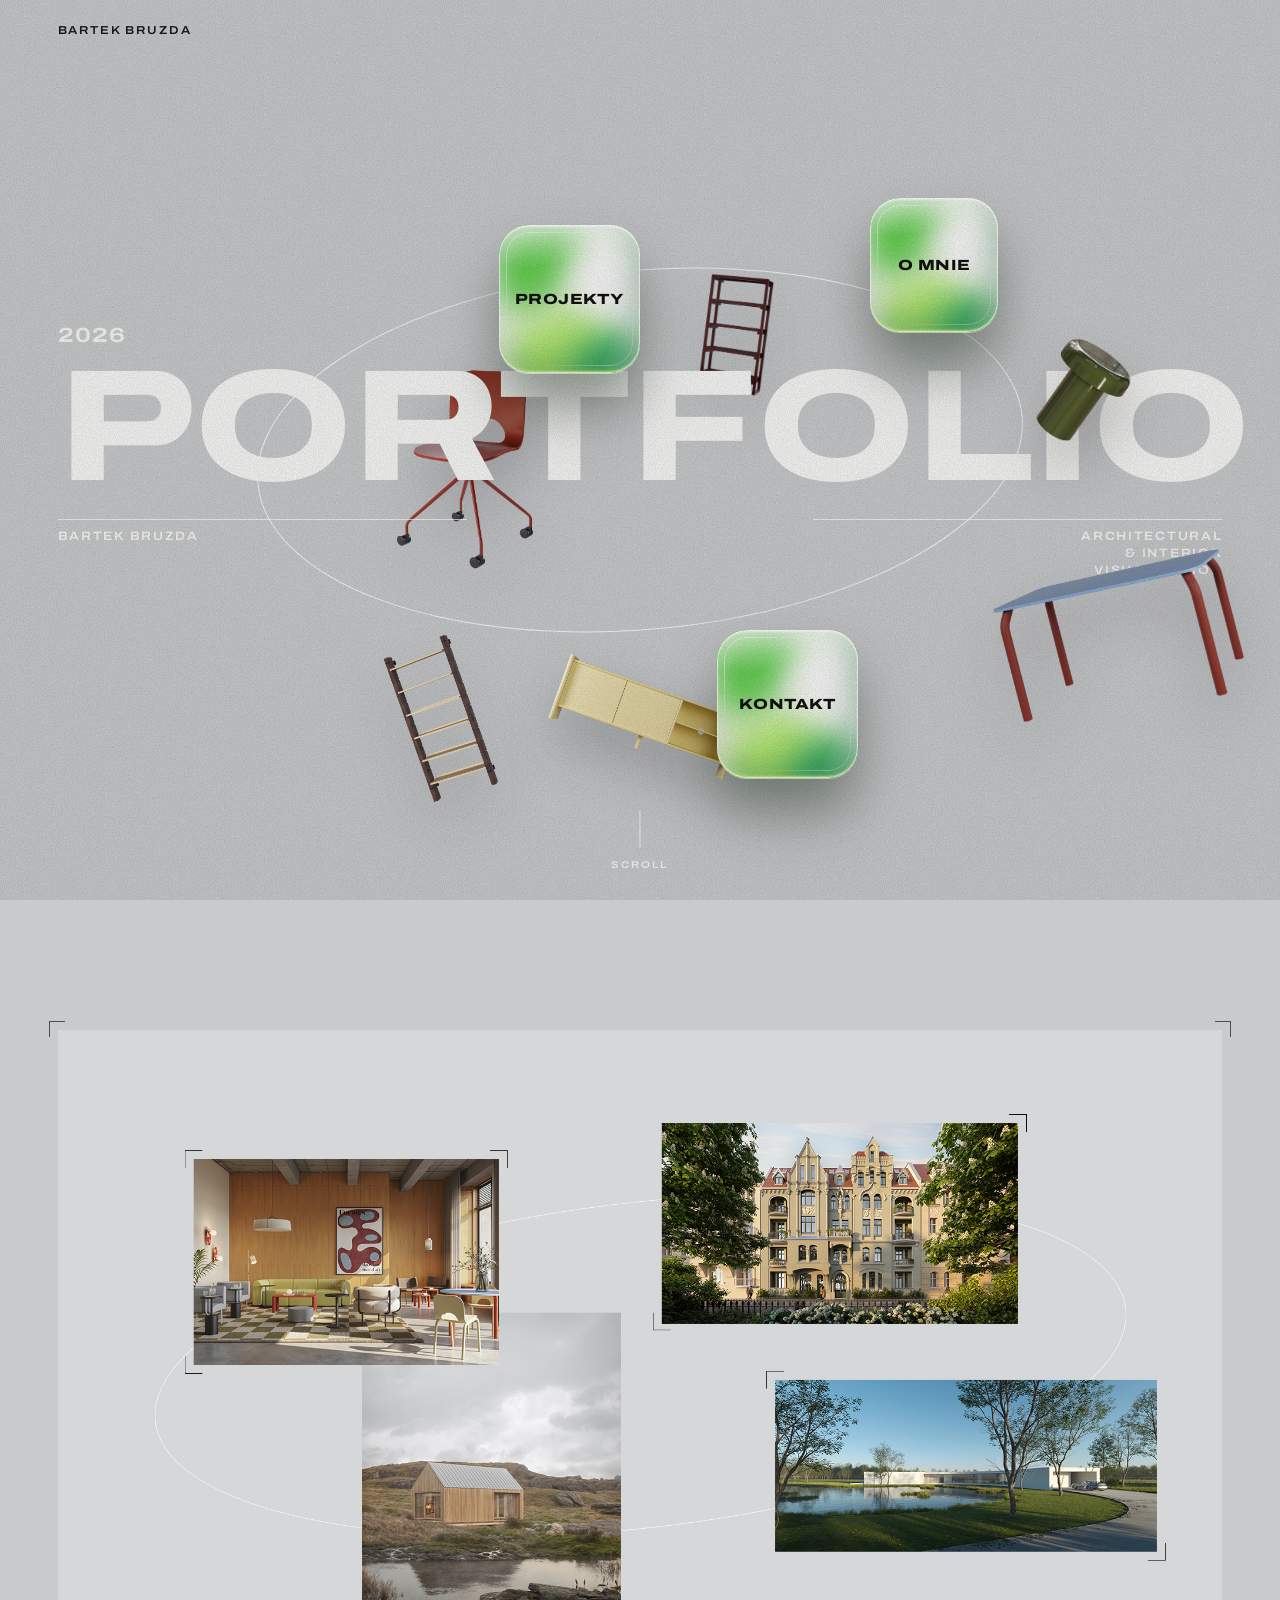
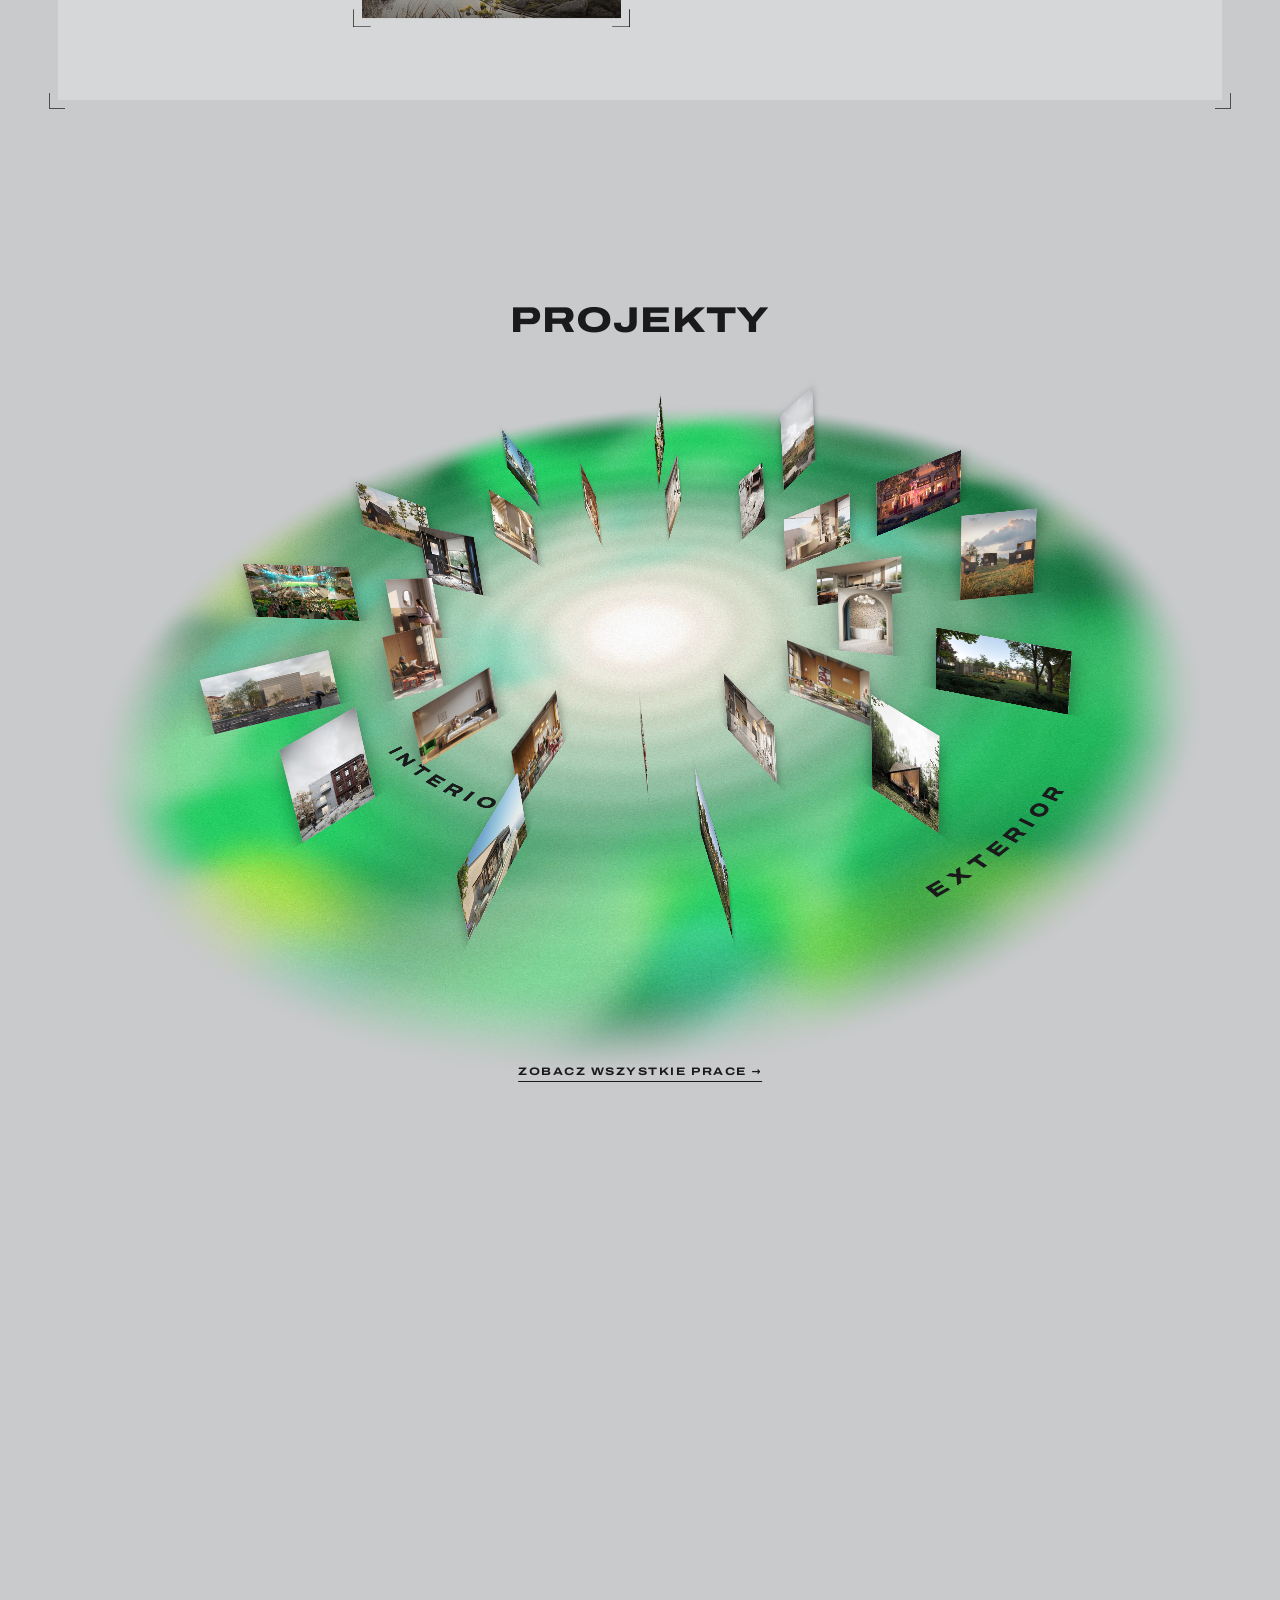
<file: portfolio-v2/index.html>
<!DOCTYPE html>
<html lang="pl">
<head>
  <meta charset="UTF-8">
  <meta name="viewport" content="width=device-width, initial-scale=1">
  <meta name="robots" content="noindex">
  <title>BB visual</title>
  <link rel="icon" type="image/png" href="media/favicon.png">
  <link rel="stylesheet" href="style.css">
  <link rel="stylesheet" href="projekty/projekty.css">
</head>
<body>

  <!-- Nawigacja -->
  <header class="nav">
    <a class="nav-logo" href="#start">BARTEK BRUZDA</a>
    <nav class="nav-links">
      <a href="#projekty">Projekty</a>
      <a href="#kontakt">Kontakt</a>
    </nav>
  </header>

  <!-- HERO -->
  <section class="hero" id="start">

    <!-- Miejsce na wizualizację / wideo showreel.
         Później: <video class="hero-video" src="media/hero.mp4" autoplay muted loop playsinline></video> -->
    <div class="hero-visual">
      <span class="ring"></span>
      <!-- Tu lądują Twoje packshoty (PNG z przezroczystym tłem) z folderu media/.
           Podmień nazwę pliku w src i opis w alt. data-depth = siła ruchu za myszką. -->
      <img class="shape p1" src="media/hero-1.png" alt="Łóżko"           data-depth="0.6">
      <img class="shape p2" src="media/hero-2.png" alt="Łóżko z pojemnikiem" data-depth="1.2">
      <img class="shape p3" src="media/hero-3.png" alt="Regał"           data-depth="0.8">
      <img class="shape p4" src="media/hero-4.png" alt="Krzesło"         data-depth="1.5">
      <img class="shape p5" src="media/hero-5.png" alt="Stolik"          data-depth="1.0">
      <img class="shape p6" src="media/hero-6.png" alt="Ławka"           data-depth="0.7">
      <a class="shape box b1" href="#projekty" data-depth="1.1"><span class="noise"><i></i><i></i><i></i><i></i></span><span class="box-label">PROJEKTY</span></a>
      <a class="shape box b2" href="#o-mnie"   data-depth="0.9"><span class="noise"><i></i><i></i><i></i><i></i></span><span class="box-label">O MNIE</span></a>
      <a class="shape box b3" href="#kontakt"  data-depth="1.3"><span class="noise"><i></i><i></i><i></i><i></i></span><span class="box-label">KONTAKT</span></a>

    </div>

    <div class="hero-copy">
      <p class="hero-year">2026</p>
      <h1 class="hero-title">PORTFOLIO</h1>
      <div class="hero-meta-row">
        <div class="hero-meta">
          <span class="hairline"></span>
          <p>BARTEK BRUZDA</p>
        </div>
        <div class="hero-meta hero-meta-right">
          <span class="hairline"></span>
          <p>ARCHITECTURAL<br>&amp; INTERIOR<br>VISUALIZATION</p>
        </div>
      </div>
    </div>
     <p class="scroll-hint" aria-hidden="true"><span class="scroll-line"></span>SCROLL</p>
  </section>
 <!-- SHOWREEL (bez tytułu). Podmień media/showreel.mp4 na swój plik. -->
  <section class="reel" id="reel">
    <div class="reel-panel">
      <span class="crop tl"></span><span class="crop tr"></span>
      <span class="crop bl"></span><span class="crop br"></span>
      <video class="reel-video" src="media/showreel.mp4" poster="media/showreel-poster.jpg"
             autoplay muted loop playsinline preload="metadata"></video>
    </div>
  </section>

  <!-- PROJEKTY: karuzela 3D -->
<!-- ===== SEKCJA PROJEKTY (karuzela 3D) – wklej w miejsce starej karuzeli CONTENT ===== -->
<section class="rs-section" id="projekty">
  <h2 class="section-title reveal">PROJEKTY</h2>

  <div class="rs-stage" id="rs-stage">
    <div class="rs-scene">
      <div class="rs-world" id="rs-world">
        <div class="rs-floor">
          <div class="rs-tex"></div>
          <svg class="rs-floor-labels" viewBox="-1053 -1053 2106 2106" aria-hidden="true">
            <defs>
              <path id="rs-pathInt" d="M -548 0 A 548 548 0 0 0 548 0"/>
              <path id="rs-pathExt" d="M -868 0 A 868 868 0 0 0 868 0"/>
            </defs>
            <text><textPath href="#rs-pathInt" startOffset="29%" text-anchor="middle">INTERIOR</textPath></text>
            <text><textPath href="#rs-pathExt" startOffset="73%" text-anchor="middle">EXTERIOR</textPath></text>
          </svg>
        </div>
        <div class="rs-ring" id="rs-ring-exterior"></div>
        <div class="rs-ring" id="rs-ring-interior"></div>
      </div>
    </div>
  </div>

  <p class="rs-caption" id="rs-caption"></p>
  <a class="rs-all" href="#">ZOBACZ WSZYSTKIE PRACE →</a>

  <div class="rs-lightbox" id="rs-lightbox" hidden>
    <button class="rs-lb-close" id="rs-lbClose" type="button">ZAMKNIJ ✕</button>
    <button class="rs-lb-arrow rs-lb-prev" id="rs-lbPrev" type="button" aria-label="Poprzednie">‹</button>
    <img class="rs-lb-img" id="rs-lbImg" alt="">
    <button class="rs-lb-arrow rs-lb-next" id="rs-lbNext" type="button" aria-label="Następne">›</button>
    <p class="rs-lb-cap" id="rs-lbCap"></p>
  </div>
</section>
<!-- ===== KONIEC SEKCJI PROJEKTY ===== -->

  <!-- O MNIE -->
<section class="about" id="o-mnie">
  <div class="about-inner">
    <h2 class="section-title about-title reveal">O MNIE</h2>

    <figure class="about-photo reveal">
      <img src="media/o-mnie.png" alt="Bartek">
    </figure>

    <p class="about-text reveal">
      Jestem architektem i grafikiem z ponad 6-letnim doświadczeniem w tworzeniu wizualizacji i animacji 3D. W trakcie swojej przygody z grafiką miałem okazję pracować między innymi przy dużych projektach animacyjnych dla bliskowschodnich konsorcjów oraz przy wizualizacjach aranżacyjnych i produktowych dla marek wnętrzarskich z Polski, Wielkiej Brytanii czy Skandynawii. W swojej pracy odpowiadałem za cały proces powstawania projektu, od koncepcji po finalny render. Modelowanie, oświetlenie czy postprodukcja nie mają dla mnie tajemnic. Ostatnio aktywnie rozwijam warsztat o nowe narzędzia AI, łącząc je z klasycznym CGI i starając się nie stracić ludzkiego wymiaru w tworzonych pracach.
    </p>

    <div class="about-text about-text-2 reveal">
      <h3 class="about-sub">O mnie, ale luźniej…</h3>
      <p>Pochodzę znad morza, ale od 10 lat mieszkam w Poznaniu. Lubię sport – trenuję boks, grywam w tenisa, oglądam piłkę. Uwielbiam design w każdej postaci: tej do oglądania, czytania lub po prostu doświadczania. Sztuka inspiruje mnie i zachwyca w każdej skali, od miast zaprojektowanych z myślą o ludziach, przez piękną architekturę, po przedmioty codziennego użytku.</p>
    </div>
  </div>
</section>

  <!-- KONTAKT -->
  <footer class="footer" id="kontakt">
    <h2 class="section-title reveal">KONTAKT</h2>
    <p class="footer-mail reveal">bartek-bruzda@wp.pl</p>
    <p class="footer-small reveal">tel. +512 231 988</p>
    <p class="footer-small reveal">Poznań, Polska</p>
<ul class="about-social footer-social reveal">
    <li><a href="https://www.behance.net/bartekbruzda" target="_blank" rel="noopener" aria-label="Behance">
      <svg viewBox="0 0 24 24" fill="none" stroke="currentColor" stroke-width="1.6" stroke-linecap="round" stroke-linejoin="round"><path d="M3 7h4.8a2.4 2.4 0 0 1 0 4.8H3M3 11.8h5.3a2.6 2.6 0 0 1 0 5.2H3M3 7v10M14 7.5h6M14 13.5h6.2a3.1 3.1 0 1 0-.9 2.5"/></svg>
    </a></li>
    <li><a href="https://www.linkedin.com/in/bartek-bruzda-5a3670182/" target="_blank" rel="noopener" aria-label="LinkedIn">
      <svg viewBox="0 0 24 24" fill="none" stroke="currentColor" stroke-width="1.6" stroke-linecap="round" stroke-linejoin="round"><rect x="3" y="3" width="18" height="18" rx="3"/><path d="M8 10.5V16M11.5 16v-5.5M11.5 13c0-1.5 1-2.5 2.4-2.5s2.1 1 2.1 2.6V16"/><circle cx="8" cy="7.8" r=".7" fill="currentColor"/></svg>
    </a></li>
    <li><a href="https://www.instagram.com/bart.render" target="_blank" rel="noopener" aria-label="Instagram">
      <svg viewBox="0 0 24 24" fill="none" stroke="currentColor" stroke-width="1.6"><rect x="3" y="3" width="18" height="18" rx="5"/><circle cx="12" cy="12" r="4"/><circle cx="17.2" cy="6.8" r=".7" fill="currentColor"/></svg>
    </a></li>
  </ul>
</footer>

  <script src="script.js"></script>
  <script src="projekty/projekty.js"></script>
</body>
</html>
</file>
<file: portfolio-v2/style.css>
/* ==========================================================
   FONT (lokalny, działa bez internetu)
   Archivo – zmienny krój z osią szerokości (wdth) i grubości (wght)
   ========================================================== */
@font-face {
  font-family: "Archivo";
  src: url("fonts/archivo-latin-ext-wdth-normal.woff2") format("woff2");
  font-weight: 100 900;
  font-stretch: 62% 125%;
  font-display: swap;
  unicode-range: U+0100-02BA, U+02BD-02C5, U+02C7-02CC, U+02CE-02D7, U+02DD-02FF, U+0304, U+0308, U+0329, U+1D00-1DBF, U+1E00-1E9F, U+1EF2-1EFF, U+2020, U+20A0-20AB, U+20AD-20C0, U+2113, U+2C60-2C7F, U+A720-A7FF;
}
@font-face {
  font-family: "Archivo";
  src: url("fonts/archivo-latin-wdth-normal.woff2") format("woff2");
  font-weight: 100 900;
  font-stretch: 62% 125%;
  font-display: swap;
  unicode-range: U+0000-00FF, U+0131, U+0152-0153, U+02BB-02BC, U+02C6, U+02DA, U+02DC, U+0304, U+0308, U+0329, U+2000-206F, U+20AC, U+2122, U+2191, U+2193, U+2212, U+2215, U+FEFF, U+FFFD;
}

/* ==========================================================
   ZMIENNE – tu najłatwiej zmieniasz kolory i charakter strony
   ========================================================== */
:root {
  --bg: #c9cacc;          /* tło strony: chłodna jasna szarość */
  --bg-panel: #d6d7d9;    /* tło panelu z projektami */
  --ink: #1a1a1c;         /* kolor tekstu */
  --ink-soft: rgba(26, 26, 28, 0.58);
  --white: #f7f7f5;
  --pad: clamp(20px, 4.5vw, 72px);
}

* { box-sizing: border-box; }
html { scroll-behavior: smooth; }

body {
  margin: 0;
  background: var(--bg);
  color: var(--ink);
  font-family: "Archivo", system-ui, -apple-system, "Segoe UI", sans-serif;
  line-height: 1.4;
  -webkit-font-smoothing: antialiased;
  overflow-x: hidden;
}

/* Delikatne ziarno na całej stronie */
body::before {
  content: "";
  position: fixed;
  inset: 0;
  z-index: 100;
  pointer-events: none;
  opacity: 0.3;
  mix-blend-mode: multiply;
  background-image: url("data:image/svg+xml,%3Csvg xmlns='http://www.w3.org/2000/svg' width='220' height='220'%3E%3Cfilter id='n'%3E%3CfeTurbulence type='fractalNoise' baseFrequency='.9' numOctaves='2' stitchTiles='stitch'/%3E%3CfeColorMatrix values='0 0 0 0 0 0 0 0 0 0 0 0 0 0 0 0 0 0 .55 0'/%3E%3C/filter%3E%3Crect width='100%25' height='100%25' filter='url(%23n)'/%3E%3C/svg%3E");
}

/* ==========================================================
   NAWIGACJA
   ========================================================== */
.nav {
  position: fixed;
  inset: 0 0 auto 0;
  z-index: 50;
  display: flex;
  justify-content: space-between;
  align-items: center;
  padding: 22px var(--pad);
  font-size: 0.72rem;
  font-weight: 600;
  font-stretch: 112%;
  letter-spacing: 0.16em;
  text-transform: uppercase;
}
.nav a { color: var(--ink); text-decoration: none; transition: opacity 0.3s; }
.nav a:hover { opacity: 0.5; }
.nav-links a { margin-left: 28px; }

/* ==========================================================
   HERO
   ========================================================== */
.hero {
  position: relative;
  min-height: 100svh;
  display: grid;
  place-items: center;
  overflow: hidden;
}

/* Warstwa z packshotami (cała powierzchnia hero, bez własnej warstwy,
   żeby część mebli mogła być PRZED napisem, a część ZA nim) */
.hero-visual { position: absolute; inset: 0; pointer-events: none; }

.shape {
  position: absolute;
  height: auto;
  pointer-events: auto;
  will-change: transform;
  filter: drop-shadow(0 28px 28px rgba(0, 0, 0, 0.22));
  animation: float 9s ease-in-out infinite;
  /* "szturchnięcie": obrót ustawia script.js przez style.rotate */
  transition: rotate 1.1s cubic-bezier(.34, 1.56, .64, 1);
  user-select: none;
  -webkit-user-drag: none;
}
@keyframes float {
  0%, 100% { translate: -50% -50%; }
  50%      { translate: -50% calc(-50% - 12px); }
}

/* Elipsa, po której "krążą" meble (środek w 50% / 50% ekranu) */
.ring {
  position: absolute;
  left: 50%; top: 50%;
  width: 60%; height: 40%;
  border: 1.5px solid rgba(255, 255, 255, 0.85);
  border-radius: 50%;
  rotate: -5deg;
  translate: -50% -50%;
  z-index: 1;
}

/* Pozycje: left/top to ŚRODEK mebla leżący na elipsie, width to jego wielkość.
   Przesuwasz po elipsie zmieniając left/top, z-index: 1 = za napisem, 3 = przed napisem */
.p1 { left: 24%; top: 40%; width: 25vw;  z-index: 1; }
.p2 { left: 76%; top: 60%; width: 23vw;  z-index: 3; }
.p3 { left: 50%; top: 30%; width: 15vw;   z-index: 1; }
.p4 { left: 76%; top: 35%; width: 17vw;  z-index: 3; }
.p5 { left: 24%; top: 70%; width: 21vw;  z-index: 3; }
.p6 { left: 40%; top: 70%; width: 21vw;  z-index: 3; }

/* Cienkie kwadratowe ramki (detal graficzny) */
.frame { position: absolute; border: 1px solid rgba(255, 255, 255, 0.9); z-index: 4; }
.f1 { left: 33%; top: 24%; width: 7vw;  aspect-ratio: 1; }
.f2 { left: 57%; top: 62%; width: 11vw; aspect-ratio: 1.3; }
.f3 { left: 80%; top: 24%; width: 5vw;  aspect-ratio: 1; }

/* Napisy */
.hero-copy {
  position: relative;
  z-index: 2;
  width: calc(100% - 2 * var(--pad));
  max-width: 1500px;
  pointer-events: none;
}
.hero-year {
  margin: 0 0 0.4rem;
  font-size: clamp(0.9rem, 1.6vw, 1.4rem);
  font-weight: 700;
  font-stretch: 125%;
  letter-spacing: 0.06em;
  color: var(--white);
}
.hero-title {
  margin: 0;
  font-size: clamp(2.8rem, 12.4vw, 13.5rem);
  font-weight: 800;
  font-stretch: 125%;
  line-height: 0.9;
  letter-spacing: -0.01em;
  color: var(--white);
  white-space: nowrap;
}
.hero-meta-row {
  display: flex;
  justify-content: space-between;
  align-items: flex-start;
  margin-top: 1.2rem;
}
.hero-meta { font-size: clamp(0.62rem, 0.95vw, 0.85rem); font-weight: 600; font-stretch: 112%; letter-spacing: 0.14em; color: var(--white); }
.hero-meta p { margin: 8px 0 0; }
.hero-meta-right { text-align: right; }
.hairline { display: block; height: 1px; width: min(32vw, 420px); background: rgba(255,255,255,.7); }
.hero-meta-right .hairline { margin-left: auto; }

/* Napis "SCROLL" na dole hero */
.scroll-hint {
  position: absolute;
  left: 50%; bottom: 28px;
  transform: translateX(-50%);
  z-index: 2;
  margin: 0;
  display: flex; flex-direction: column; align-items: center; gap: 10px;
  font-size: 0.62rem; font-weight: 600; font-stretch: 112%;
  letter-spacing: 0.22em;
  color: var(--white);
  pointer-events: none;
}
.scroll-line { width: 1px; height: 38px; background: rgba(255,255,255,.8); transform-origin: top; animation: scrollline 2.2s ease-in-out infinite; }
@keyframes scrollline { 0% { transform: scaleY(0); } 50% { transform: scaleY(1); } 100% { transform: scaleY(1); opacity: 0; } }

/* ==========================================================
   SHOWREEL – wideo w ramce z narożnikami
   ========================================================== */
.reel {
  min-height: 100svh;
  display: grid;
  place-items: center;
  padding: 90px var(--pad) 60px;
}
.reel-panel {
  position: relative;
  background: var(--bg-panel);
  padding: clamp(10px, 1.4vw, 22px);
  /* największe możliwe 16:9, które mieści się na ekranie */
  width: min(100%, calc((100svh - 190px) * 16 / 9 + 2 * clamp(10px, 1.4vw, 22px)));
}
.reel-video { display: block; width: 100%; aspect-ratio: 16 / 9; object-fit: cover; background: #b5b7ba; }

/* ==========================================================
   SPIS PROJEKTÓW
   ========================================================== */
.content { padding: 14vh var(--pad) 12vh; }

.section-title {
  margin: 0 0 clamp(24px, 4vw, 48px);
  text-align: center;
  font-size: clamp(1.3rem, 2.8vw, 2.5rem);
  font-weight: 800;
  font-stretch: 125%;
  letter-spacing: 0.03em;
}

.panel {
  position: relative;
  background: var(--bg-panel);
  padding: clamp(24px, 3.2vw, 52px);
  max-width: 1500px;
  margin: 0 auto;
}

/* Znaczniki narożne panelu */
.crop { position: absolute; width: 16px; height: 16px; border: 0 solid var(--ink); opacity: .7; }
.crop.tl { left: -9px;  top: -9px;    border-left-width: 1px;  border-top-width: 1px; }
.crop.tr { right: -9px; top: -9px;    border-right-width: 1px; border-top-width: 1px; }
.crop.bl { left: -9px;  bottom: -9px; border-left-width: 1px;  border-bottom-width: 1px; }
.crop.br { right: -9px; bottom: -9px; border-right-width: 1px; border-bottom-width: 1px; }

.cards {
  display: grid;
  grid-template-columns: repeat(5, 1fr);
  gap: clamp(14px, 1.6vw, 26px);
}

.card { cursor: pointer; }
.card-num {
  position: relative;
  margin: 0 0 12px;
  padding-bottom: 6px;
  font-size: 0.82rem;
  font-weight: 800;
  font-stretch: 125%;
}
.card-num::after {
  content: "";
  position: absolute;
  left: 0; bottom: 0;
  width: 18px; height: 2px;
  background: var(--ink);
  transition: width 0.4s ease;
}
.card:hover .card-num::after { width: 34px; }

.card-thumb {
  position: relative;
  aspect-ratio: 3 / 4;
  overflow: hidden;
  background: #b5b7ba;
}
/* Zaślepka; po dodaniu zdjęć wstaw <img> do .card-thumb, a ::before znika */
.card-thumb::before {
  content: "";
  position: absolute;
  inset: 0;
  transition: transform 0.9s cubic-bezier(.2,.7,.2,1);
}
.card-thumb img, .card-thumb video {
  position: absolute; inset: 0;
  width: 100%; height: 100%;
  object-fit: cover;
  transition: transform 0.9s cubic-bezier(.2,.7,.2,1);
}
.card:hover .card-thumb::before,
.card:hover .card-thumb img,
.card:hover .card-thumb video { transform: scale(1.06); }

.t1::before { background: linear-gradient(160deg, #cdd5de, #7d8ea3 60%, #3c4a5e); }
.t2::before { background: linear-gradient(160deg, #e9ece4, #a7b58b 55%, #4f6138); }
.t3::before { background: linear-gradient(160deg, #e3e6ea, #9fb4c4 55%, #546a7c); }
.t4::before { background: linear-gradient(160deg, #e8d9c5, #c99a62 55%, #6e4a22); }
.t5::before { background: linear-gradient(160deg, #cfd3d8, #6f93b8 55%, #1f3f66); }

.card h3 {
  margin: 14px 0 2px;
  font-size: clamp(0.78rem, 1vw, 0.95rem);
  font-weight: 700;
  font-stretch: 112%;
}
.card-sub, .card-meta {
  margin: 0;
  font-size: clamp(0.62rem, 0.78vw, 0.74rem);
  color: var(--ink-soft);
}
.card-meta { margin-top: 6px; font-size: clamp(0.58rem, 0.7vw, 0.68rem); }

/* ==========================================================
   KONTAKT
   ========================================================== */
.footer { padding: 6vh var(--pad) 10vh; text-align: center; }
.footer-mail {
  margin: 0;
  font-size: clamp(1.4rem, 4.4vw, 3.6rem);
  font-weight: 800;
  font-stretch: 125%;
}
.footer-small {
  margin: 14px 0 0;
  font-size: 0.72rem;
  font-weight: 600;
  font-stretch: 112%;
  letter-spacing: 0.16em;
  text-transform: uppercase;
  color: var(--ink-soft);
}

/* ==========================================================
   POJAWIANIE SIĘ PRZY PRZEWIJANIU
   ========================================================== */
.reveal {
  opacity: 0;
  transform: translateY(36px);
  transition: opacity 0.9s ease, transform 0.9s cubic-bezier(.2,.7,.2,1);
  transition-delay: calc(var(--i, 0) * 90ms);
}
.reveal.visible { opacity: 1; transform: none; }

/* ==========================================================
   RESPONSYWNOŚĆ
   ========================================================== */
@media (max-width: 1000px) {
  .cards { grid-template-columns: repeat(3, 1fr); row-gap: 28px; }
}
@media (max-width: 640px) {
  .nav-links a { margin-left: 16px; }
  .hero-title { font-size: 11vw; }
  .ring { width: 92%; height: 30%; }
  .p1 { left: 20%; top: 40%; width: 30vw; }  .p2 { left: 68%; top: 65%; width: 28vw; }
  .p3 { left: 50%; top: 33%; width: 11vw; }  .p4 { left: 80%; top: 40%; width: 20vw; }
  .p5 { left: 22%; top: 60%; width: 14vw; }  .p6 { left: 48%; top: 66%; width: 26vw; }
  .cards { grid-template-columns: repeat(2, 1fr); }
  .cards .card:last-child { grid-column: span 2; }
  .cards .card:last-child .card-thumb { aspect-ratio: 16 / 10; }
}

@media (prefers-reduced-motion: reduce) {
  .shape { animation: none; }
  .reveal { transition: none; opacity: 1; transform: none; }
  html { scroll-behavior: auto; }
}

/* ==========================================================
   KURSOR – szklany, półprzezroczysty (glassmorphism)
   Włącza się tylko na urządzeniach z myszką (script.js dodaje .has-cursor)
   ========================================================== */
.cursor {
  position: fixed;
  left: 0; top: 0;
  z-index: 200;
  width: var(--cursor-size, 36px);
  height: var(--cursor-size, 36px);
  margin: calc(var(--cursor-size, 36px) / -2) 0 0 calc(var(--cursor-size, 36px) / -2);
  border-radius: 50%;
  pointer-events: none;
  opacity: 0;
  background: linear-gradient(135deg, rgba(255,255,255,.42), rgba(255,255,255,.08));
  border: 1px solid rgba(255,255,255,.75);
  box-shadow: inset 0 0 12px rgba(255,255,255,.35), 0 6px 24px rgba(0,0,0,.06);
  -webkit-backdrop-filter: blur(var(--cursor-blur, 7px)) saturate(1.2);
          backdrop-filter: blur(var(--cursor-blur, 7px)) saturate(1.2);
  transition: width .45s cubic-bezier(.2,.7,.2,1), height .45s cubic-bezier(.2,.7,.2,1),
              margin .45s cubic-bezier(.2,.7,.2,1), opacity .3s, -webkit-backdrop-filter .45s, backdrop-filter .45s;
}
.cursor.on    { opacity: 1; }
.cursor.hover { --cursor-size: 76px; --cursor-blur: 4px; }
.cursor.down  { --cursor-size: 34px; }

.has-cursor, .has-cursor a, .has-cursor .card { cursor: none; }

/* ==========================================================
   KARUZELA PROJEKTÓW (sekcja CONTENT)
   ========================================================== */
.carousel-head { display: flex; justify-content: flex-end; align-items: center; gap: 10px; margin: -8px 0 18px; }
.car-count { margin-right: 8px; font-size: 0.72rem; font-weight: 700; font-stretch: 125%; letter-spacing: 0.12em; font-variant-numeric: tabular-nums; }
.car-btn {
  width: 34px; height: 34px; padding: 0;
  display: grid; place-items: center;
  border-radius: 50%;
  border: 1px solid rgba(26, 26, 28, 0.45);
  background: transparent; color: var(--ink);
  cursor: pointer;
  transition: background .3s, color .3s, border-color .3s;
}
.car-btn:hover { background: var(--ink); color: var(--white); border-color: var(--ink); }
.has-cursor .car-btn { cursor: none; }

.carousel-viewport { overflow: hidden; touch-action: pan-y; }
.cards {
  --gap: clamp(14px, 1.6vw, 26px);
  --visible: 5;                      /* ile projektów widać naraz */
  display: flex;
  gap: var(--gap);
  will-change: transform;
}
.cards .card { flex: 0 0 calc((100% - (var(--visible) - 1) * var(--gap)) / var(--visible)); min-width: 0; }
.cards .card:last-child .card-thumb { aspect-ratio: 3 / 4; }
@media (max-width: 1000px) { .cards { --visible: 3; } }
@media (max-width: 640px)  { .cards { --visible: 2; } }

/* Zaślepki miniatur 06–09 (znikają, gdy wstawisz <img> do .card-thumb) */
.t6::before { background: linear-gradient(160deg, #e6e3dc, #b5a998 55%, #5d5246); }
.t7::before { background: linear-gradient(160deg, #d9dde0, #8fa0a8 55%, #3e5058); }
.t8::before { background: linear-gradient(160deg, #e9dfe0, #b98f93 55%, #5e3a40); }
.t9::before { background: linear-gradient(160deg, #d3d6d8, #868a90 55%, #34383e); }

/* ==========================================================
   BOXY-ZAKŁADKI w hero (szklane, z animowanym zielono-białym "noise")
   Korzystają z tych samych efektów co packshoty: unoszenie, ruch za myszką, szturchnięcie
   ========================================================== */
.box {
  display: grid; place-items: center;
  position: absolute;
  overflow: hidden;
  color: #111;
  text-decoration: none;
  z-index: 4;
  aspect-ratio: 1 / 1.05;
  border-radius: 30px;
  border: 0;
  background: linear-gradient(145deg, rgba(255,255,255,.26), rgba(255,255,255,.05) 45%, rgba(255,255,255,.14));
  -webkit-backdrop-filter: blur(14px) saturate(1.5);
          backdrop-filter: blur(14px) saturate(1.5);
  box-shadow: 0 1px 0 rgba(255,255,255,.6), 0 38px 52px -10px rgba(25,60,25,.3);   /* cień pod spodem */
  transition: rotate 1.1s cubic-bezier(.34, 1.56, .64, 1), scale .7s cubic-bezier(.2, .7, .2, 1);
}
.box:hover { scale: 1.08; }
.has-cursor .box { cursor: none; }

/* animowany, zapętlony "noise" w środku */
.noise { position: absolute; inset: 0; overflow: hidden; background: linear-gradient(160deg, #f4fbec, #d9f1c4); opacity: .92; }
.noise i {
  position: absolute; width: 78%; aspect-ratio: 1; border-radius: 50%;
  filter: blur(16px);
  animation: blob 9s ease-in-out infinite alternate;
}
.noise i:nth-child(1) { left: -22%; top: -18%; background: #5fd04a; animation-duration: 8s; }
.noise i:nth-child(2) { right: -26%; top: 6%;  background: #ffffff; animation-duration: 11s; animation-delay: -3s; }
.noise i:nth-child(3) { left: 8%;  bottom: -34%; background: #b6f06b; animation-duration: 10s; animation-delay: -5s; }
.noise i:nth-child(4) { right: -8%; bottom: -26%; background: #1fa862; width: 56%; animation-duration: 7s; animation-delay: -2s; opacity: .85; }
@keyframes blob {
  0%   { transform: translate(0, 0) scale(1); }
  33%  { transform: translate(28%, 22%) scale(1.15); }
  66%  { transform: translate(-18%, 34%) scale(.9); }
  100% { transform: translate(16%, -26%) scale(1.2); }
}
.box-label {
  position: relative; z-index: 1;
  font-size: clamp(0.78rem, 1.15vw, 1.15rem);
  font-weight: 800; font-stretch: 125%;
  letter-spacing: 0.04em;
}

/* Pozycje boxów (left/top = środek) i wielkość */
.b1 { left: 39%; top: 25%; width: 11vw; }
.b2 { left: 68%; top: 22%; width: 10vw; }
.b3 { left: 56%; top: 70%; width: 11vw; }
@media (max-width: 640px) {
  .b1 { left: 24%; top: 22%; width: 28vw; }
  .b2 { left: 78%; top: 19%; width: 26vw; }
  .b3 { left: 62%; top: 82%; width: 28vw; }
  .box-label { font-size: .72rem; }
}

/* Sekcja O MNIE (placeholder) */
.about { padding: 14vh var(--pad); }

/* ten sam kontener co .panel, więc lewa krawędź zdjęcia = lewa krawędź tabeli CONTENT */
.about-inner {
  max-width: 1500px;
  margin: 0 auto;
  display: grid;
  grid-template-columns: minmax(220px, 26vw) 1fr;   /* zdjęcie | tekst */
  grid-template-areas:
    ".     title"
    "photo text";
  column-gap: clamp(24px, 4vw, 64px);
  align-items: start;
}
.about-title { grid-area: title; text-align: left; margin: 0 0 clamp(24px, 3vw, 44px); }
.about-photo { grid-area: photo; margin: 0; }
.about-text {
  grid-area: text;
  margin: 2.5vw 0 0;
  max-width: 64ch;
  font-size: clamp(.72rem, .9vw, .85rem);
  font-weight: 600;
  font-stretch: 100%;
  letter-spacing: 0.12em;
  text-transform: uppercase;
  line-height: 2;
  text-align: justify;
  color: var(--ink-soft);
}
.about-body { grid-area: text; }   /* kontener zajmuje miejsce, w którym był sam tekst */

.about-social {
  display: flex;
  gap: 20px;
  list-style: none;
  margin: 2.2vw 0 0;
  padding: 0;
}
.about-social a {
  display: block;
  width: 22px;
  color: var(--ink-soft);
  transition: color .25s ease, transform .25s ease;
}
.about-social a:hover { color: var(--ink); transform: translateY(-2px); }
.about-social svg { display: block; width: 100%; height: auto; }

@media (max-width: 640px) {
  .about-inner {
    grid-template-columns: 1fr;
    grid-template-areas: "title" "photo" "text";
  }
}
.about-photo { margin: 0; }
.about-photo img {
  display: block;
  width: 100%;
  height: auto;            /* naturalne proporcje PNG, bez przycinania */
}

/* Górne menu: zostaje tylko logo, linki przejęły boxy */
.nav-links { display: none; }

/* ==========================================================
   SZKŁO – boxy jako szklane tafle z krawędziami i połyskami
   (obudowa boxów: krawędzie, refleksy, połyski; wypełnienie "noise" jest wyżej)
   ========================================================== */
/* druga, wewnętrzna krawędź tafli (widoczna tylko przy rogach) */
.box::before {
  content: ""; position: absolute; inset: 7px; z-index: 2; pointer-events: none;
  border-radius: 23px;
  border: 1px solid rgba(255,255,255,.7);
  -webkit-mask-image: linear-gradient(135deg, #000 0%, transparent 38%, transparent 62%, #000 100%);
          mask-image: linear-gradient(135deg, #000 0%, transparent 38%, transparent 62%, #000 100%);
}
/* połyski: miękki u góry, skośna smuga i limonkowy refleks na dole */
.box::after {
  content: ""; position: absolute; inset: 0; z-index: 2; pointer-events: none;
  border-radius: inherit;
  background:
    radial-gradient(120% 70% at 20% -10%, rgba(255,255,255,.8), rgba(255,255,255,0) 55%),
    linear-gradient(115deg, rgba(255,255,255,0) 38%, rgba(255,255,255,.45) 47%, rgba(255,255,255,0) 56%),
    radial-gradient(90% 40% at 80% 118%, rgba(214,255,110,.6), rgba(214,255,110,0) 60%);
  background-size: 100% 100%, 260% 100%, 100% 100%;
  background-position: 0 0, 0% 0, 0 0;
  background-repeat: no-repeat;
  box-shadow:
    inset 0 0 0 1px rgba(255,255,255,.65),            /* cienka zewnętrzna krawędź */
    inset 0 2px 2px rgba(255,255,255,.95),            /* jasna górna krawędź */
    inset 0 -2px 2px rgba(214,255,120,.7),            /* limonkowy refleks na dole */
    inset 8px 8px 18px rgba(255,255,255,.4),          /* miękki blask w lewym górnym rogu */
    inset -10px -16px 28px rgba(30,110,55,.32);       /* grubość szkła */
  transition: background-position 1.4s cubic-bezier(.2,.7,.2,1);
}
.box:hover::after { background-position: 0 0, 100% 0, 0 0; }   /* smuga światła przesuwa się po najechaniu */
.box-label { z-index: 3; }
.footer .about-social {
  justify-content: center;
  margin: 28px auto 0;
}

/* ==========================================================
   O MNIE – zdjęcie + dwa kontenery tekstu
   Zdjęcie jest kadrowane do widocznej szklanej tafli (bez przezroczystych
   marginesów PNG), a oba kontenery tekstu mają dokładnie jego wysokość.
   Wszystkie rozmiary liczą się od szerokości sekcji (cqw), więc układ skaluje się razem z oknem.
   ========================================================== */
.about-inner {
  container-type: inline-size;
  grid-template-columns: 27% 1fr 1fr;                      /* zdjęcie | tekst 1 | tekst 2 */
  grid-template-areas:
    ".     title title"
    "photo text  text2";
  column-gap: 3.7%;
  align-items: stretch;
}
.about-photo {
  grid-area: photo;
  align-self: start;
  position: relative;
  width: 72.4%;                                            /* ile kolumny zajmuje tafla */
  aspect-ratio: 1202 / 1614;                               /* proporcje przyciętego zdjęcia */
  margin: 0 0 0 -.9cqw;
}
.about-photo img {
  position: absolute;
  width: 182.1%; max-width: none; height: auto;
  left: -41.9%;
  top: -14.3%;                                             /* przycięcie przezroczystych marginesów PNG */
}
.about-text {
  margin: .9cqw 0 0;
  max-width: none;
  font-size: .85cqw;
  line-height: 1.9;
  letter-spacing: .1em;
}
.about-text-2 { grid-area: text2; text-align: justify; }
.about-text-2 p { margin: 0; }
.about-sub {
  margin: 0 0 1.4cqw;
  font-size: 1.5cqw;
  font-weight: 800;
  font-stretch: 125%;
  letter-spacing: .03em;
  line-height: 1.15;
  color: var(--ink);
  text-transform: uppercase;
}

/* telefon i wąskie okna: wszystko jedno pod drugim */
@media (max-width: 900px) {
  .about-inner {
    grid-template-columns: 1fr;
    grid-template-areas: "title" "photo" "text" "text2";
    row-gap: 24px;
  }
  .about-photo { width: min(260px, 70%); margin-left: 0; overflow: hidden; }
  .about-text { font-size: .74rem; margin: 0; }
  .about-sub { font-size: 1.05rem; margin-bottom: 14px; }
}
</file>
<file: portfolio-v2/projekty/projekty.css>
/* ==========================================================
   SEKCJA PROJEKTY – karuzela 3D (wersja do wklejenia w stronę)
   Wszystkie klasy zaczynają się od "rs-", żeby nie kolidowały ze stylami strony.
   ========================================================== */
.rs-section {
  position: relative;
  height: max(100vh, 680px);
  margin-bottom: 8vh;          /* zapas na dole, żeby podłoga nie nachodziła na następną sekcję */
  overflow-x: clip;            /* boki przycięte (brak poziomego scrolla), dół i góra wolne */
  overflow-y: visible;
}
.rs-section .rs-floor-labels text { font-family: inherit; }

/* ---------- scena 3D ---------- */
.rs-stage { position: absolute; inset: 0; cursor: grab; touch-action: pan-y; }
.rs-stage.rs-dragging { cursor: grabbing; }
.rs-scene {
  position: absolute; inset: 0;
  perspective: 2800px;
  perspective-origin: 50% 28%;
}
.rs-world {
  position: absolute; left: 50%; top: 48%;
  width: 0; height: 0;
  transform-style: preserve-3d;
  /* transform ustawia script.js (skala, nachylenie, delikatny ruch za myszką) */
}

/* podłoga: gradient + napisy po okręgu */
.rs-floor {
  position: absolute;
  width: 2106px; height: 2106px;
  left: -1053px; top: -1053px;
  transform: rotateX(90deg);
  pointer-events: none;
  opacity: 0;
  transition: opacity 1.4s ease;
}
.rs-ready .rs-floor { opacity: 1; }
.rs-floor .rs-tex {
  position: absolute; inset: 0;
  background: url("img/floor.webp") center / 100% 100% no-repeat;
  animation: rs-floor-spin 420s linear infinite;      /* bardzo powolny obrót "cieczy" */
}
@keyframes rs-floor-spin { to { transform: rotate(360deg); } }
.rs-floor-labels { position: absolute; inset: 0; overflow: visible; }
.rs-floor-labels text {
  font-family: "Archivo", sans-serif;
  font-weight: 800; font-stretch: 125%;
  font-size: 36px; letter-spacing: .34em;
  fill: var(--ink, #1a1a1c);
}

/* ---------- pierścienie i karty ---------- */
.rs-ring { position: absolute; left: 0; top: 0; transform-style: preserve-3d; }
.rs-card {
  position: absolute;
  transform-style: preserve-3d;
  transform-origin: 50% 100%;
  cursor: pointer;
  opacity: 0;
  box-shadow: 0 14px 30px rgba(0, 0, 0, .38);
  background: #bbb;
}
.rs-ready .rs-card { opacity: 1; transition: opacity .9s ease; }
.rs-card img {
  position: absolute; inset: 0;
  width: 100%; height: 100%;
  display: block;
  object-fit: cover;
  -webkit-user-drag: none; user-select: none;
}

/* ---------- podpis i link ---------- */
.rs-caption {
  position: absolute; left: 0; right: 0; top: 168px; z-index: 5;
  margin: 0; text-align: center;
  font-size: .8rem; font-weight: 800; font-stretch: 125%; letter-spacing: .16em;
  text-transform: uppercase;
  opacity: 0; transition: opacity .3s ease;
  pointer-events: none;
}
.rs-caption.rs-on { opacity: 1; }
.rs-caption span { font-weight: 600; color: var(--ink-soft, #55565a); margin-left: 12px; }

.rs-all {
  position: absolute; left: 50%; bottom: 18px; z-index: 5;
  transform: translateX(-50%);
  font-size: .68rem; font-weight: 700; font-stretch: 125%; letter-spacing: .14em;
  color: var(--ink, #1a1a1c); text-decoration: none;
  border-bottom: 1px solid var(--ink, #1a1a1c); padding-bottom: 2px;
}

/* ---------- podgląd pełnoekranowy ---------- */
.rs-lightbox {
  position: fixed; inset: 0; z-index: 50;
  display: grid; place-items: center;
  background: rgba(201, 202, 204, .92);
  -webkit-backdrop-filter: blur(6px); backdrop-filter: blur(6px);
  opacity: 0; transition: opacity .35s ease;
}
.rs-lightbox[hidden] { display: none; }
.rs-lightbox.rs-open { opacity: 1; }
.rs-lb-img {
  max-width: min(88vw, 1700px); max-height: 80vh;
  box-shadow: 0 30px 70px rgba(0, 0, 0, .28);
  transform: scale(.94); transition: transform .45s cubic-bezier(.2, .8, .2, 1), opacity .25s ease;
}
.rs-lightbox.rs-open .rs-lb-img { transform: scale(1); }
.rs-lb-img.rs-swap { opacity: 0; transform: scale(.97); }
.rs-lb-close, .rs-lb-arrow {
  position: absolute; border: 0; background: none; color: var(--ink, #1a1a1c);
  font-family: inherit; cursor: pointer;
}
.rs-lb-close {
  right: 40px; top: 32px;
  font-size: .72rem; font-weight: 800; font-stretch: 125%; letter-spacing: .16em;
}
.rs-lb-arrow {
  top: 50%; width: 46px; height: 46px; margin-top: -23px;
  border: 1px solid rgba(26, 26, 28, .5); border-radius: 50%;
  font-size: 22px; line-height: 1; display: grid; place-items: center;
  transition: background .2s ease;
}
.rs-lb-arrow:hover { background: rgba(255, 255, 255, .4); }
.rs-lb-prev { left: 40px; } .rs-lb-next { right: 40px; }
.rs-lb-cap {
  position: absolute; left: 0; right: 0; bottom: 34px; margin: 0; text-align: center;
  font-size: .72rem; font-weight: 800; font-stretch: 125%; letter-spacing: .16em; text-transform: uppercase;
}
.rs-lb-cap span { font-weight: 600; color: var(--ink-soft, #55565a); margin-left: 14px; }

@media (max-width: 640px) {
  .rs-lb-prev { left: 12px; } .rs-lb-next { right: 12px; }
  .rs-lb-close { right: 18px; }
}

/* tytuł sekcji nad sceną */
.rs-section .section-title { position: relative; z-index: 5; margin: 0; padding-top: 96px; pointer-events: none; }
/* szklany kursor zamiast systemowego */
.has-cursor .rs-stage, .has-cursor .rs-card, .has-cursor .rs-all,
.has-cursor .rs-lightbox, .has-cursor .rs-lightbox button { cursor: none; }
</file>
